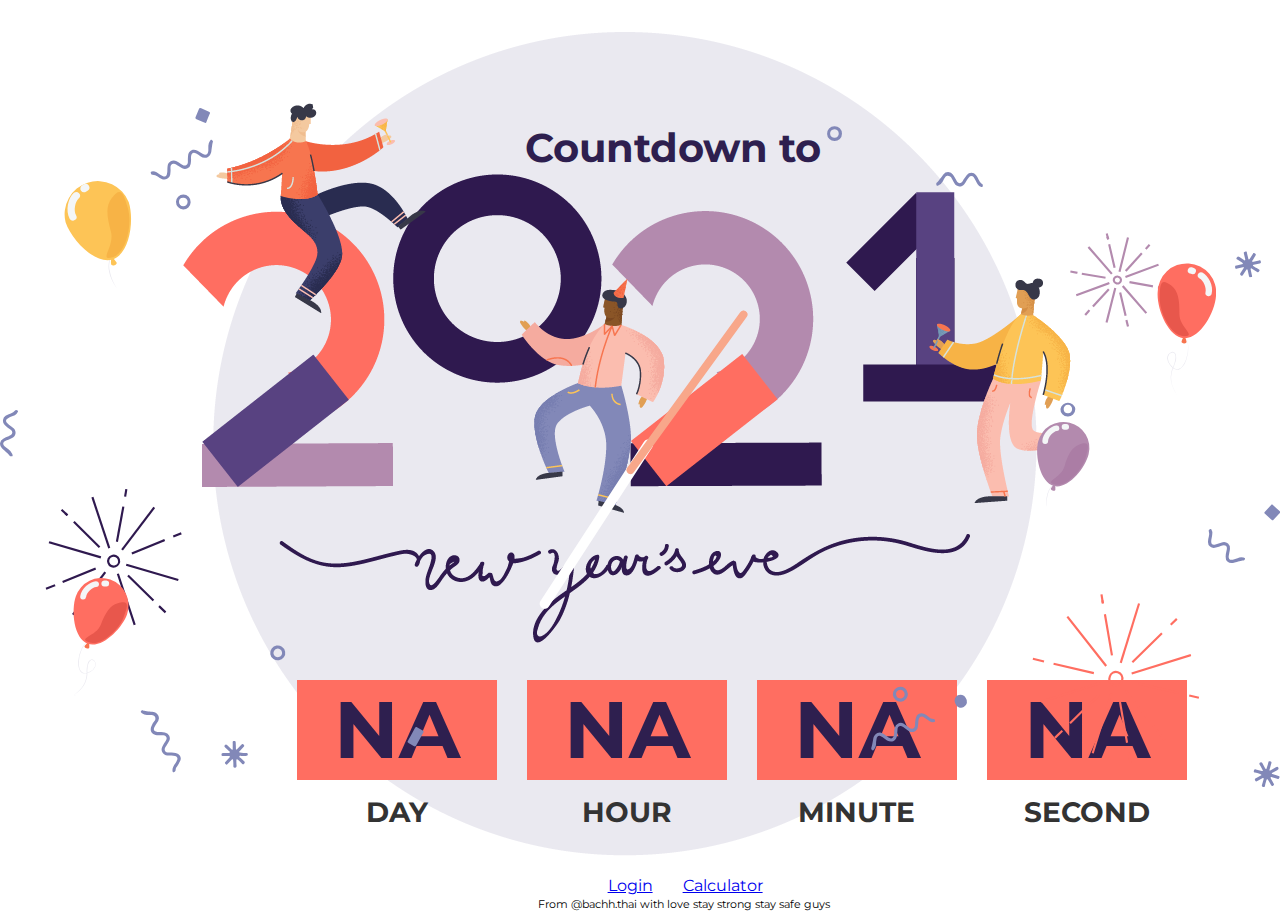
<file: index.html>
<!DOCTYPE html>
<html lang="en">
<head>
    <meta charset="UTF-8">
    <meta name="viewport" content="width=device-width, initial-scale=1.0">
    <link rel="stylesheet" href="./style/oclock/clock.css">
    <title>Document</title>
</head>
<body>
    <div class="timer" id="timer">
        
        <h2>Countdown to</h2>
        <div class="anologclock">
            <div class="analoghour">
                <div class="hr" id="hr"></div>
            </div>
            <div class="analogminute">
                <div class="min" id="min"></div>
            </div>
            <div class="analogsecond">
                <div class="scond" id="scond"></div>
            </div>
        </div>
        <div class="countdown">
            <div id="day" class="day">NA</div>
            <div id="hour" class="hour">NA</div>
            <div id="minute" class="minute">NA</div>
            <div id="second" class="second">NA</div>
        </div>
        
        <img src="img/Asset 2.svg" class="item">
        <img src="img/2021.png" class="o2021">
        <img src="img/Asset 1.svg" class="bongbay">
        <ul>
            <li><a href="./login.html">Login</a></li>
            <li><a href="./cal.html">Calculator</a></li>
        </ul>
        <p><span>From @bachh.thai with love stay strong stay safe guys</span></p>
        
    </div>
    <script src="js/time.js"></script>
</body>
</html>
</file>
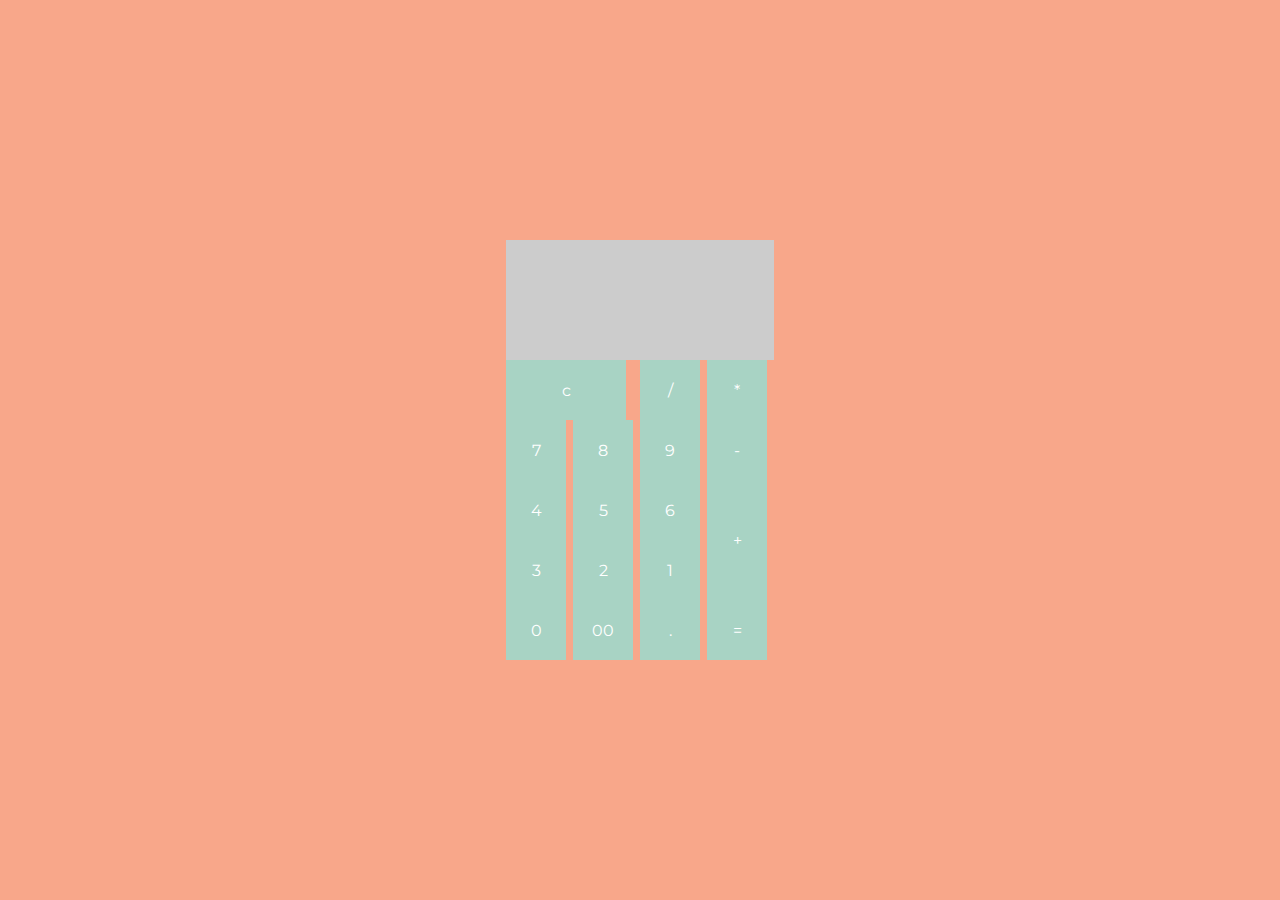
<file: cal.html>
<!DOCTYPE html>
<html lang="en">
<head>
    <meta charset="UTF-8">
    <meta name="viewport" content="width=device-width, initial-scale=1.0">
    <link rel="stylesheet" href="./style/cal/style.css">
    <title>Document</title>
</head>
<body>
    <form class="calculator" name="calc">
        <input class="value" type="text" name="txt" readonly="">
        <span class="num clear" onclick="document.calc.txt.value =''">c</span>
        <span class="num" onclick="document.calc.txt.value +='/'">/</span>
        <span class="num" onclick="document.calc.txt.value +='*'">*</span>
        <span class="num" onclick="document.calc.txt.value +='7'">7</span>
        <span class="num" onclick="document.calc.txt.value +='8'">8</span>
        <span class="num" onclick="document.calc.txt.value +='9'">9</span>
        <span class="num" onclick="document.calc.txt.value +='-'">-</span>
        <span class="num" onclick="document.calc.txt.value +='4'">4</span>
        <span class="num" onclick="document.calc.txt.value +='5'">5</span>
        <span class="num" onclick="document.calc.txt.value +='6'">6</span>
        <span class="num plus" onclick="document.calc.txt.value +='+'">+</span>
        <span class="num" onclick="document.calc.txt.value +='3'">3</span>
        <span class="num" onclick="document.calc.txt.value +='2'">2</span>
        <span class="num" onclick="document.calc.txt.value +='1'">1</span>
        <span class="num" onclick="document.calc.txt.value +='0'">0</span>
        <span class="num" onclick="document.calc.txt.value +='00'">00</span>
        <span class="num" onclick="document.calc.txt.value +='.'">.</span>
        <span class="num equal" onclick="document.calc.txt.value = eval(calc.txt.value)">=</span>        
    </form>
</body>
</html>
</file>
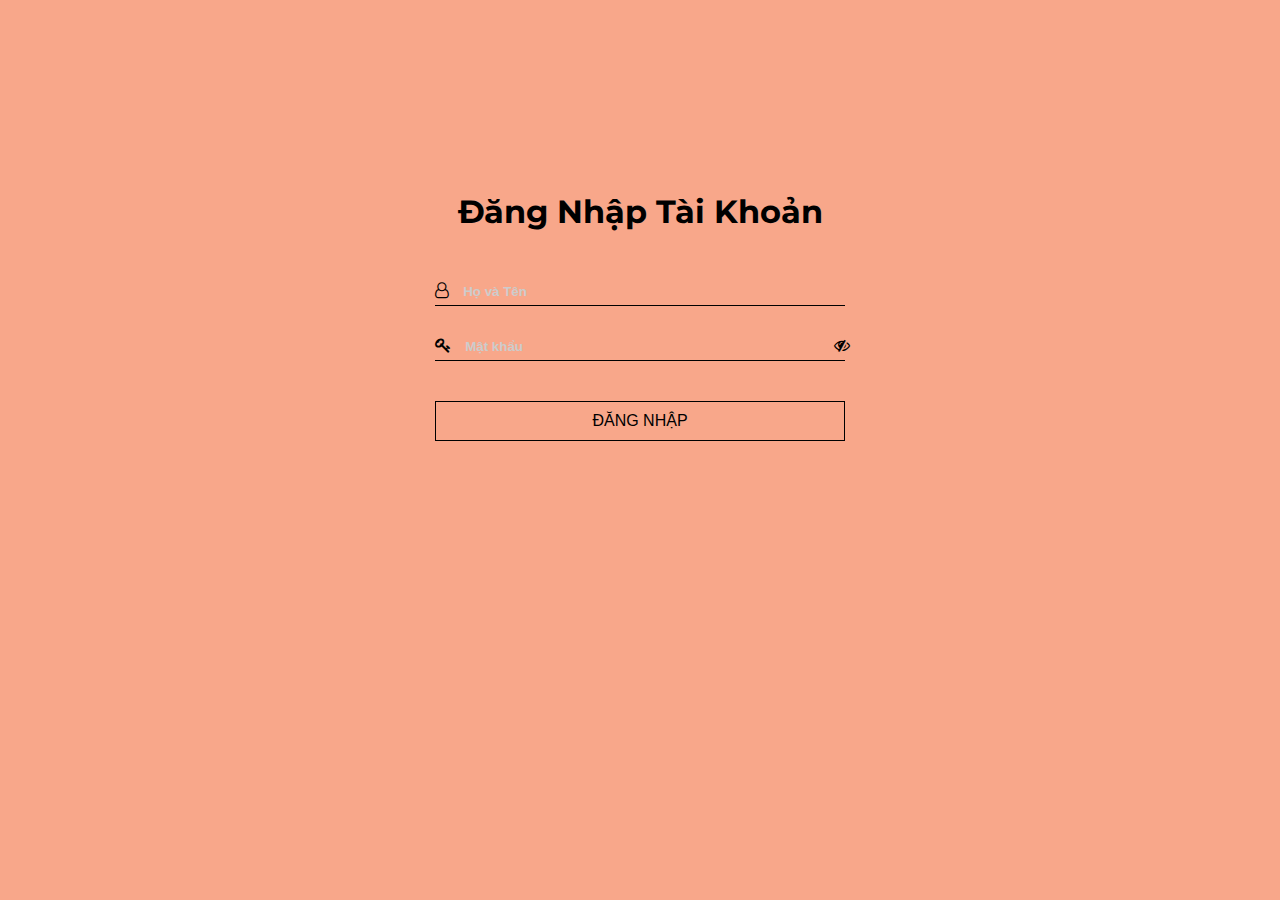
<file: login.html>
<!DOCTYPE html>
<html lang="vi">
<head>
	<meta charset="UTF-8">
	<title>Đăng nhập</title>
	<link rel="stylesheet" href="./style/login/style.css">
	<link rel="stylesheet" href="https://stackpath.bootstrapcdn.com/font-awesome/4.7.0/css/font-awesome.min.css">		
	<script type="text/javascript" src="/js/login.js" async></script>
</head>
<body>
	<div>
		<div class="login-page" id="login">
			<h1>Đăng Nhập Tài Khoản</h1>
			<div class="input-box">
				<i class="fa fa-user-o"></i>
				<input type="text" placeholder="Họ và Tên" id="user">
			</div>
			<div class="input-box">
				<i class="fa fa-key"></i>
				<input type="password" placeholder="Mật khẩu" id="pwd">
				<span class="eye" id="eye-icon">
					<i class="fa fa-eye" id="hide-eye"></i>
					<i class="fa fa-eye-slash" id="hide-eye-slash"></i>
				</span>
			</div>
			<button type="button" class="login-button" onclick="loginClick()">Đăng nhập</button>
		</div>
		<div class="login-page" id="hello">
			<h3>Xin chào</h3>
			<h1 id="user-name">Tên Đăng Nhập</h1>
			<p><a href="#" onclick="logoutClick()">Đăng xuất?</a></p>
		</div>
	</div>
</body>
</html>
</file>
<file: style/oclock/clock.css>
@import url("https://fonts.googleapis.com/css?family=Montserrat:400,700");
body, html {
  font-family: 'Montserrat';
  margin: 0;
  padding: 0;
}

.timer {
  position: relative;
  text-align: center;
  width: 100%;
}

.timer .anologclock {
  display: -webkit-box;
  display: -ms-flexbox;
  display: flex;
  -webkit-box-pack: center;
      -ms-flex-pack: center;
          justify-content: center;
}

.timer .anologclock .anologclock::before {
  content: '';
  position: absolute;
  width: 15px;
  height: 15px;
  color: #000;
  border-radius: 50%;
  z-index: 10000;
}

.timer .anologclock .analoghour, .timer .anologclock .analogsecond, .timer .anologclock .analogminute {
  position: absolute;
  top: 31%;
}

.timer .anologclock .analoghour, .timer .anologclock .hr {
  width: 360px;
  height: 360px;
}

.timer .anologclock .analogminute, .timer .anologclock .min {
  width: 360px;
  height: 360px;
}

.timer .anologclock .analogsecond, .timer .anologclock .scond {
  width: 360px;
  height: 360px;
}

.timer .anologclock .hr, .timer .anologclock .scond, .timer .anologclock .min {
  display: -webkit-box;
  display: -ms-flexbox;
  display: flex;
  -webkit-box-pack: center;
      -ms-flex-pack: center;
          justify-content: center;
  position: absolute;
}

.timer .anologclock .hr::before {
  content: '';
  width: 10px;
  height: 200px;
  background: #FFF;
  z-index: 0;
  border-radius: 6px;
}

.timer .anologclock .min::before {
  content: '';
  width: 8px;
  height: 200px;
  background: #F8A78A;
  z-index: 0;
  border-radius: 6px;
}

.timer .anologclock .scond::before {
  content: '';
  width: 6px;
  height: 200px;
  background: #F8A78A;
  z-index: 20;
  border-radius: 6px;
}

.timer h2 {
  position: absolute;
  font-size: 40px;
  top: 10%;
  left: 41%;
  transition: -50%, -50%;
  color: #2e1f4f;
}

.timer .o2021 {
  margin-top: 2em;
  left: 23%;
}

.timer .countdown {
  display: -webkit-box;
  display: -ms-flexbox;
  display: flex;
  position: absolute;
  top: 76%;
  left: 22%;
}

.timer .countdown div {
  position: relative;
  width: 200px;
  height: 100px;
  line-height: 100px;
  text-align: center;
  background: #ff6e61;
  color: #2e1f4f;
  margin: 0 15px;
  font-size: 5em;
  font-weight: bold;
}

.timer .countdown div:before {
  content: '';
  position: absolute;
  bottom: -50px;
  left: 0;
  width: 100%;
  height: 35px;
  color: #333;
  font-size: 0.35em;
  line-height: 35px;
  font-weight: bold;
}

.timer .countdown div#day:before {
  content: 'DAY';
}

.timer .countdown div#hour:before {
  content: 'HOUR';
}

.timer .countdown div#minute:before {
  content: 'MINUTE';
}

.timer .countdown div#second:before {
  content: 'SECOND';
}

.timer .bongbay {
  position: absolute;
  width: 90%;
  left: 5%;
  top: 20%;
  -webkit-animation: uptodown 3s ease-in-out infinite alternate;
          animation: uptodown 3s ease-in-out infinite alternate;
}

.timer .item {
  position: absolute;
  width: 100%;
  height: 100%;
  left: 0%;
  top: 0%;
  -webkit-animation: uptodown 5s ease-in-out infinite alternate;
          animation: uptodown 5s ease-in-out infinite alternate;
}

.timer p {
  position: absolute;
  top: 99%;
  left: 42%;
  font-size: 0.7em;
}

.timer ul {
  display: -webkit-box;
  display: -ms-flexbox;
  display: flex;
  position: relative;
  left: 42%;
  list-style-type: none;
  text-decoration: none;
}

.timer ul li {
  list-style: none;
  margin-left: 30px;
  text-decoration: none;
}

@-webkit-keyframes uptodown {
  from {
    -webkit-transform: rotateX(0deg);
            transform: rotateX(0deg);
    -webkit-transform: rotateY(0deg);
            transform: rotateY(0deg);
  }
  to {
    -webkit-transform: rotateX(20deg);
            transform: rotateX(20deg);
    -webkit-transform: rotateY(20deg);
            transform: rotateY(20deg);
  }
}

@keyframes uptodown {
  from {
    -webkit-transform: rotateX(0deg);
            transform: rotateX(0deg);
    -webkit-transform: rotateY(0deg);
            transform: rotateY(0deg);
  }
  to {
    -webkit-transform: rotateX(20deg);
            transform: rotateX(20deg);
    -webkit-transform: rotateY(20deg);
            transform: rotateY(20deg);
  }
}
/*# sourceMappingURL=clock.css.map */
</file>
<file: style/cal/style.css>
@import url("https://fonts.googleapis.com/css?family=Montserrat:400,700");
* {
  font-family: 'Montserrat';
  margin: 0;
  padding: 0;
}

body {
  display: -webkit-box;
  display: -ms-flexbox;
  display: flex;
  -webkit-box-pack: center;
      -ms-flex-pack: center;
          justify-content: center;
  -webkit-box-align: center;
      -ms-flex-align: center;
          align-items: center;
  min-height: 100vh;
  background: #F8A78A;
}

.calculator {
  position: relative;
  display: -ms-grid;
  display: grid;
}

.calculator .value {
  grid-column: span 4;
  height: 100px;
  text-align: right;
  background: #cccccc;
  border: none;
  outline: none;
  padding: 10px;
  font-size: 18px;
}

.calculator span {
  display: -ms-grid;
  display: grid;
  width: 60px;
  height: 60px;
  color: #FFF;
  background: #A8D3C4;
  place-items: center;
}

.calculator span:active {
  background: #F8A78A;
  color: #111;
}

.calculator span.clear {
  grid-column: span 2;
  width: 120px;
}

.calculator span.plus {
  grid-row: span 2;
  height: 120px;
}
/*# sourceMappingURL=style.css.map */
</file>
<file: style/login/style.css>
@import url("https://fonts.googleapis.com/css?family=Montserrat:400,700");
* {
  margin: 0;
  padding: 0;
}

body {
  background: #F8A78A;
  background-size: cover;
  background-position: center top;
  font-family: 'Montserrat';
}

.login-page {
  width: 40%;
  padding: 5% 0;
  color: #000;
  margin: 10% auto auto auto;
}

.login-page h1 {
  text-align: center;
  margin-bottom: 40px;
}

.input-box {
  margin: 20px auto;
  width: 80%;
  border-bottom: 1px solid #000;
  padding-top: 10px;
  padding-bottom: 5px;
}

.input-box input {
  width: 90%;
  border: none;
  outline: none;
  font-weight: bold;
  background: transparent;
  color: #000;
}

::-webkit-input-placeholder {
  font-weight: bold;
  color: #cccccc;
}

:-ms-input-placeholder {
  font-weight: bold;
  color: #cccccc;
}

::-ms-input-placeholder {
  font-weight: bold;
  color: #cccccc;
}

::placeholder {
  font-weight: bold;
  color: #cccccc;
}

.fa {
  margin-right: 10px;
}

.eye {
  position: absolute;
}

#hide-eye {
  display: none;
}

.login-button {
  width: 80%;
  background: transparent;
  color: #000;
  text-transform: uppercase;
  font-size: 16px;
  cursor: pointer;
  display: block;
  margin: 40px auto 20px;
  outline: none;
  padding: 10px 0;
  border: 1px solid #000;
}

.login-page p, h3 {
  text-align: center;
  margin-bottom: 40px;
}

.login-page p {
  -webkit-transition: -webkit-transform 0.5s;
  transition: -webkit-transform 0.5s;
  transition: transform 0.5s;
  transition: transform 0.5s, -webkit-transform 0.5s;
}

.login-page p:hover {
  -webkit-transform: translateY(-3px);
          transform: translateY(-3px);
}

.login-page p a {
  text-decoration: none;
  color: #ffffff;
  font-style: italic;
  -webkit-transition: 0.3s;
  transition: 0.3s;
}

.login-page p a:hover {
  font-style: normal;
}

#hello {
  display: none;
}
/*# sourceMappingURL=style.css.map */
</file>
